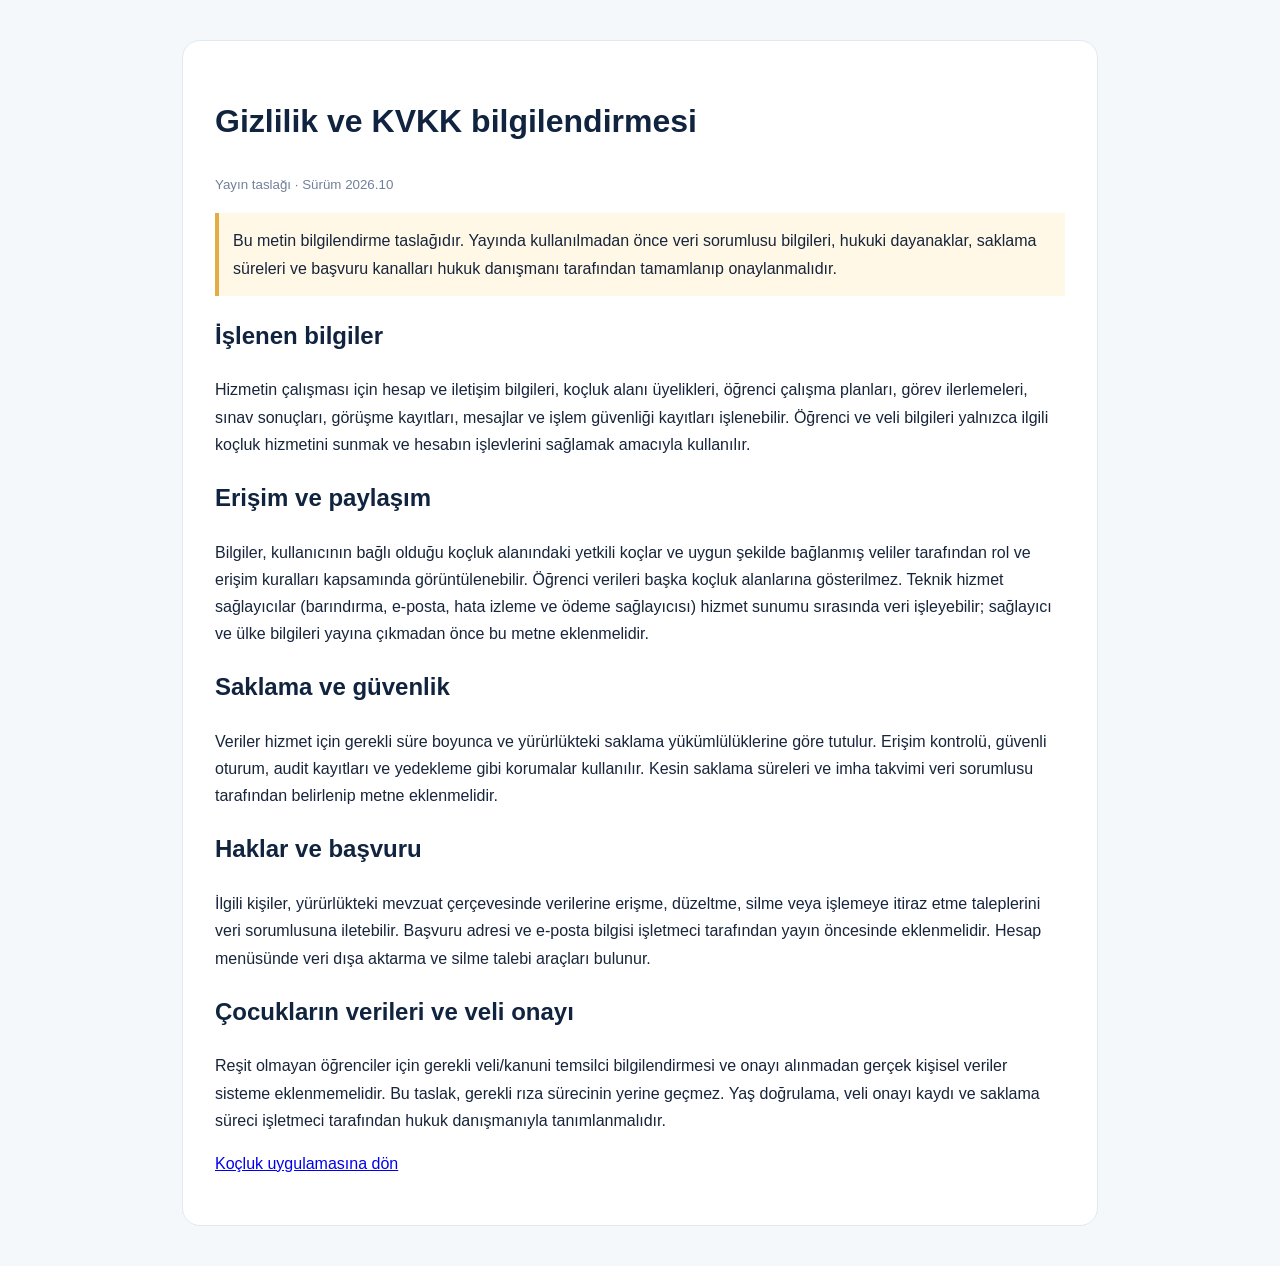
<file: src/Kocluk.Api/wwwroot/privacy.html>
<!doctype html>
<html lang="tr"><head><meta charset="utf-8"><meta name="viewport" content="width=device-width,initial-scale=1"><title>Gizlilik ve KVKK bilgilendirmesi | Koçluk</title><style>body{margin:0;background:#f4f8fb;color:#17243a;font:16px/1.7 Segoe UI,Arial,sans-serif}.wrap{max-width:850px;margin:40px auto;padding:32px;background:#fff;border:1px solid #e1e9f0;border-radius:18px}h1,h2{color:#10233f}small{color:#71809a}.notice{background:#fff8e7;border-left:4px solid #e2ad45;padding:14px}</style></head><body><main class="wrap"><h1>Gizlilik ve KVKK bilgilendirmesi</h1><p><small>Yayın taslağı · Sürüm 2026.10</small></p><p class="notice">Bu metin bilgilendirme taslağıdır. Yayında kullanılmadan önce veri sorumlusu bilgileri, hukuki dayanaklar, saklama süreleri ve başvuru kanalları hukuk danışmanı tarafından tamamlanıp onaylanmalıdır.</p><h2>İşlenen bilgiler</h2><p>Hizmetin çalışması için hesap ve iletişim bilgileri, koçluk alanı üyelikleri, öğrenci çalışma planları, görev ilerlemeleri, sınav sonuçları, görüşme kayıtları, mesajlar ve işlem güvenliği kayıtları işlenebilir. Öğrenci ve veli bilgileri yalnızca ilgili koçluk hizmetini sunmak ve hesabın işlevlerini sağlamak amacıyla kullanılır.</p><h2>Erişim ve paylaşım</h2><p>Bilgiler, kullanıcının bağlı olduğu koçluk alanındaki yetkili koçlar ve uygun şekilde bağlanmış veliler tarafından rol ve erişim kuralları kapsamında görüntülenebilir. Öğrenci verileri başka koçluk alanlarına gösterilmez. Teknik hizmet sağlayıcılar (barındırma, e-posta, hata izleme ve ödeme sağlayıcısı) hizmet sunumu sırasında veri işleyebilir; sağlayıcı ve ülke bilgileri yayına çıkmadan önce bu metne eklenmelidir.</p><h2>Saklama ve güvenlik</h2><p>Veriler hizmet için gerekli süre boyunca ve yürürlükteki saklama yükümlülüklerine göre tutulur. Erişim kontrolü, güvenli oturum, audit kayıtları ve yedekleme gibi korumalar kullanılır. Kesin saklama süreleri ve imha takvimi veri sorumlusu tarafından belirlenip metne eklenmelidir.</p><h2>Haklar ve başvuru</h2><p>İlgili kişiler, yürürlükteki mevzuat çerçevesinde verilerine erişme, düzeltme, silme veya işlemeye itiraz etme taleplerini veri sorumlusuna iletebilir. Başvuru adresi ve e-posta bilgisi işletmeci tarafından yayın öncesinde eklenmelidir. Hesap menüsünde veri dışa aktarma ve silme talebi araçları bulunur.</p><h2>Çocukların verileri ve veli onayı</h2><p>Reşit olmayan öğrenciler için gerekli veli/kanuni temsilci bilgilendirmesi ve onayı alınmadan gerçek kişisel veriler sisteme eklenmemelidir. Bu taslak, gerekli rıza sürecinin yerine geçmez. Yaş doğrulama, veli onayı kaydı ve saklama süreci işletmeci tarafından hukuk danışmanıyla tanımlanmalıdır.</p><p><a href="/">Koçluk uygulamasına dön</a></p></main></body></html>
</file>
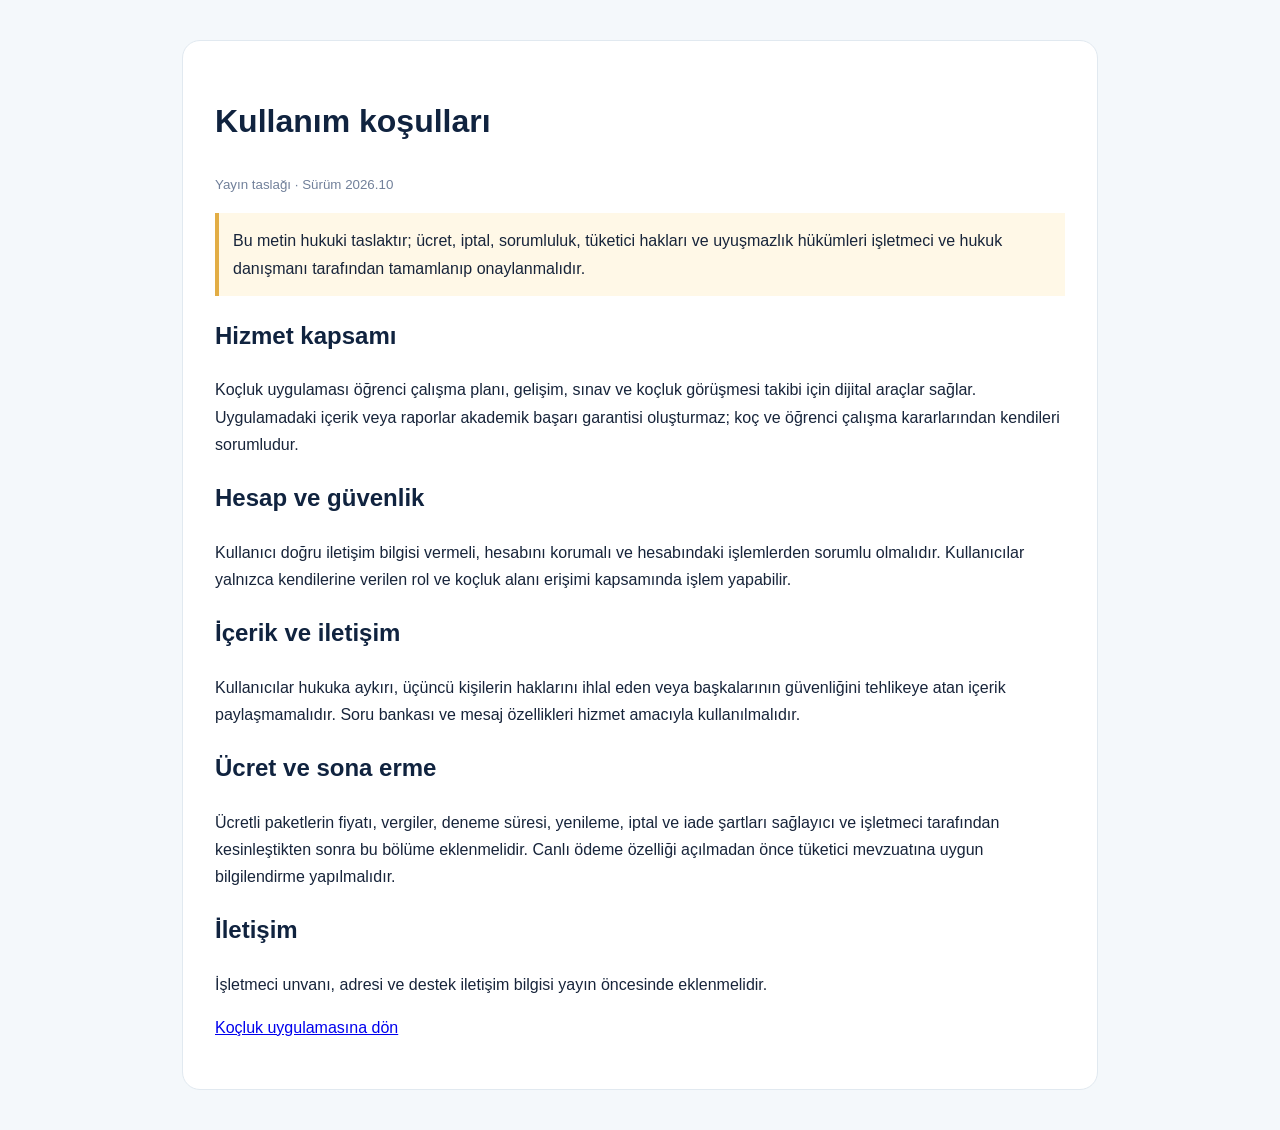
<file: src/Kocluk.Api/wwwroot/terms.html>
<!doctype html>
<html lang="tr"><head><meta charset="utf-8"><meta name="viewport" content="width=device-width,initial-scale=1"><title>Kullanım koşulları | Koçluk</title><style>body{margin:0;background:#f4f8fb;color:#17243a;font:16px/1.7 Segoe UI,Arial,sans-serif}.wrap{max-width:850px;margin:40px auto;padding:32px;background:#fff;border:1px solid #e1e9f0;border-radius:18px}h1,h2{color:#10233f}small{color:#71809a}.notice{background:#fff8e7;border-left:4px solid #e2ad45;padding:14px}</style></head><body><main class="wrap"><h1>Kullanım koşulları</h1><p><small>Yayın taslağı · Sürüm 2026.10</small></p><p class="notice">Bu metin hukuki taslaktır; ücret, iptal, sorumluluk, tüketici hakları ve uyuşmazlık hükümleri işletmeci ve hukuk danışmanı tarafından tamamlanıp onaylanmalıdır.</p><h2>Hizmet kapsamı</h2><p>Koçluk uygulaması öğrenci çalışma planı, gelişim, sınav ve koçluk görüşmesi takibi için dijital araçlar sağlar. Uygulamadaki içerik veya raporlar akademik başarı garantisi oluşturmaz; koç ve öğrenci çalışma kararlarından kendileri sorumludur.</p><h2>Hesap ve güvenlik</h2><p>Kullanıcı doğru iletişim bilgisi vermeli, hesabını korumalı ve hesabındaki işlemlerden sorumlu olmalıdır. Kullanıcılar yalnızca kendilerine verilen rol ve koçluk alanı erişimi kapsamında işlem yapabilir.</p><h2>İçerik ve iletişim</h2><p>Kullanıcılar hukuka aykırı, üçüncü kişilerin haklarını ihlal eden veya başkalarının güvenliğini tehlikeye atan içerik paylaşmamalıdır. Soru bankası ve mesaj özellikleri hizmet amacıyla kullanılmalıdır.</p><h2>Ücret ve sona erme</h2><p>Ücretli paketlerin fiyatı, vergiler, deneme süresi, yenileme, iptal ve iade şartları sağlayıcı ve işletmeci tarafından kesinleştikten sonra bu bölüme eklenmelidir. Canlı ödeme özelliği açılmadan önce tüketici mevzuatına uygun bilgilendirme yapılmalıdır.</p><h2>İletişim</h2><p>İşletmeci unvanı, adresi ve destek iletişim bilgisi yayın öncesinde eklenmelidir.</p><p><a href="/">Koçluk uygulamasına dön</a></p></main></body></html>
</file>
